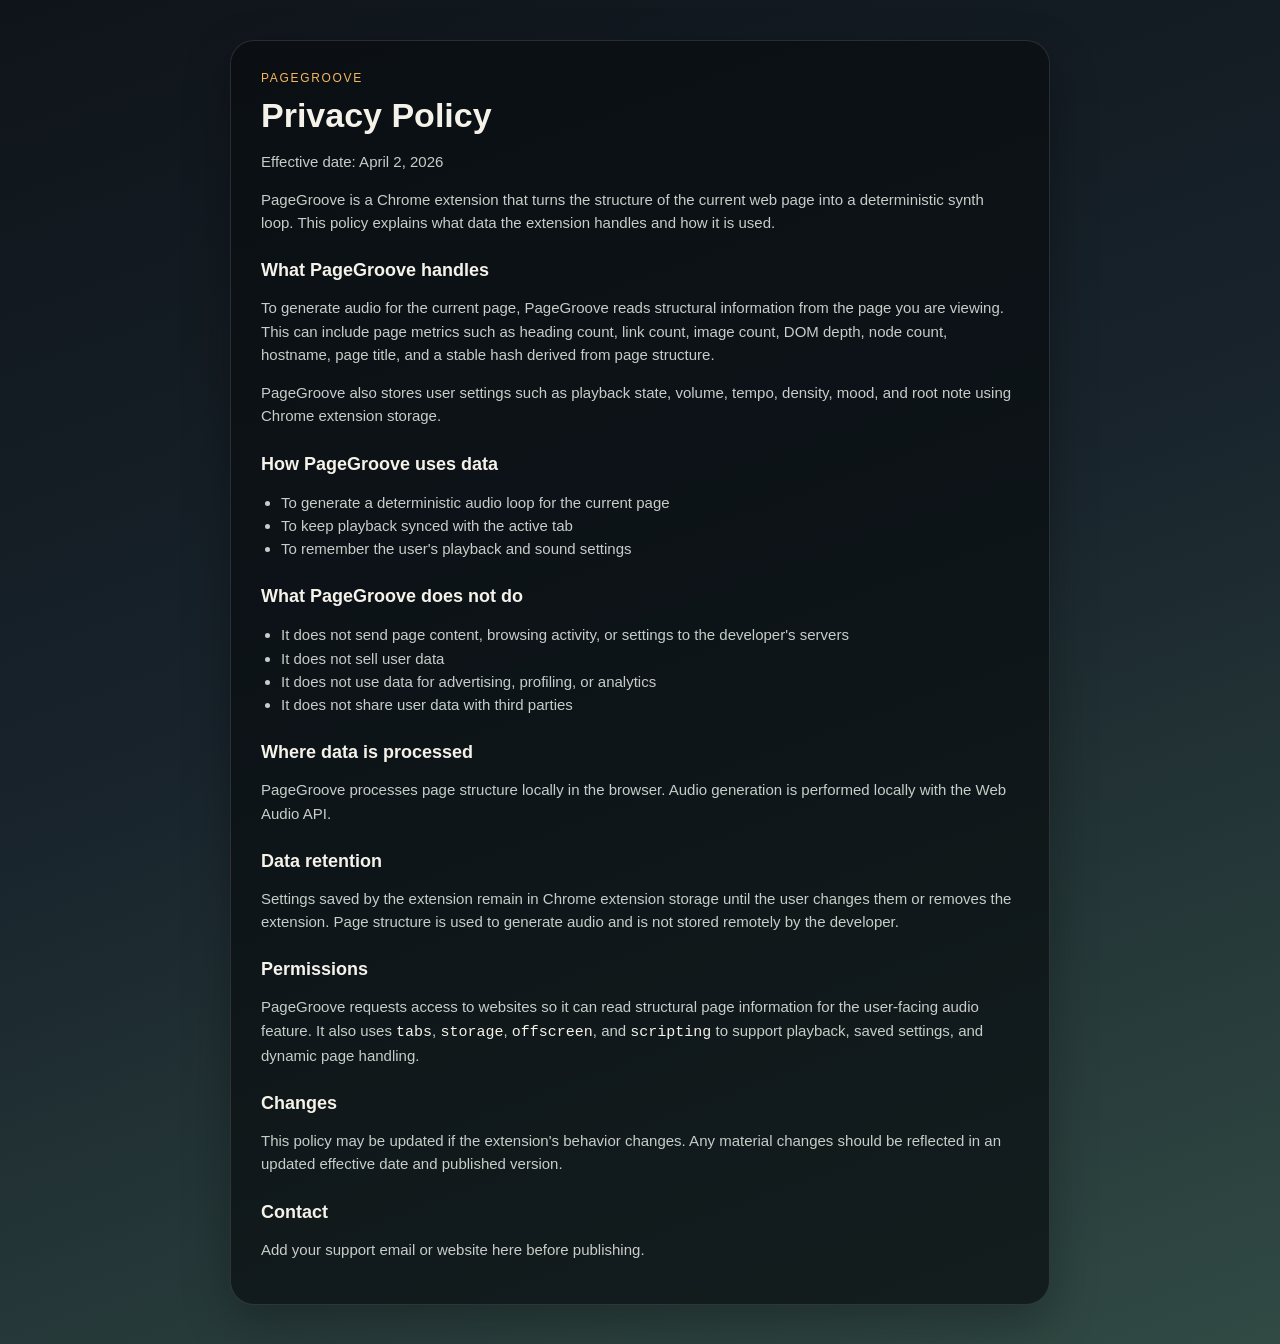
<file: docs/index.html>
<!doctype html>
<html lang="en">
  <head>
    <meta charset="utf-8" />
    <meta http-equiv="refresh" content="0; url=./privacy-policy.html" />
    <meta name="viewport" content="width=device-width, initial-scale=1" />
    <title>PageGroove Docs</title>
  </head>
  <body>
    <p>Redirecting to <a href="./privacy-policy.html">PageGroove Privacy Policy</a>.</p>
  </body>
  </html>
</file>
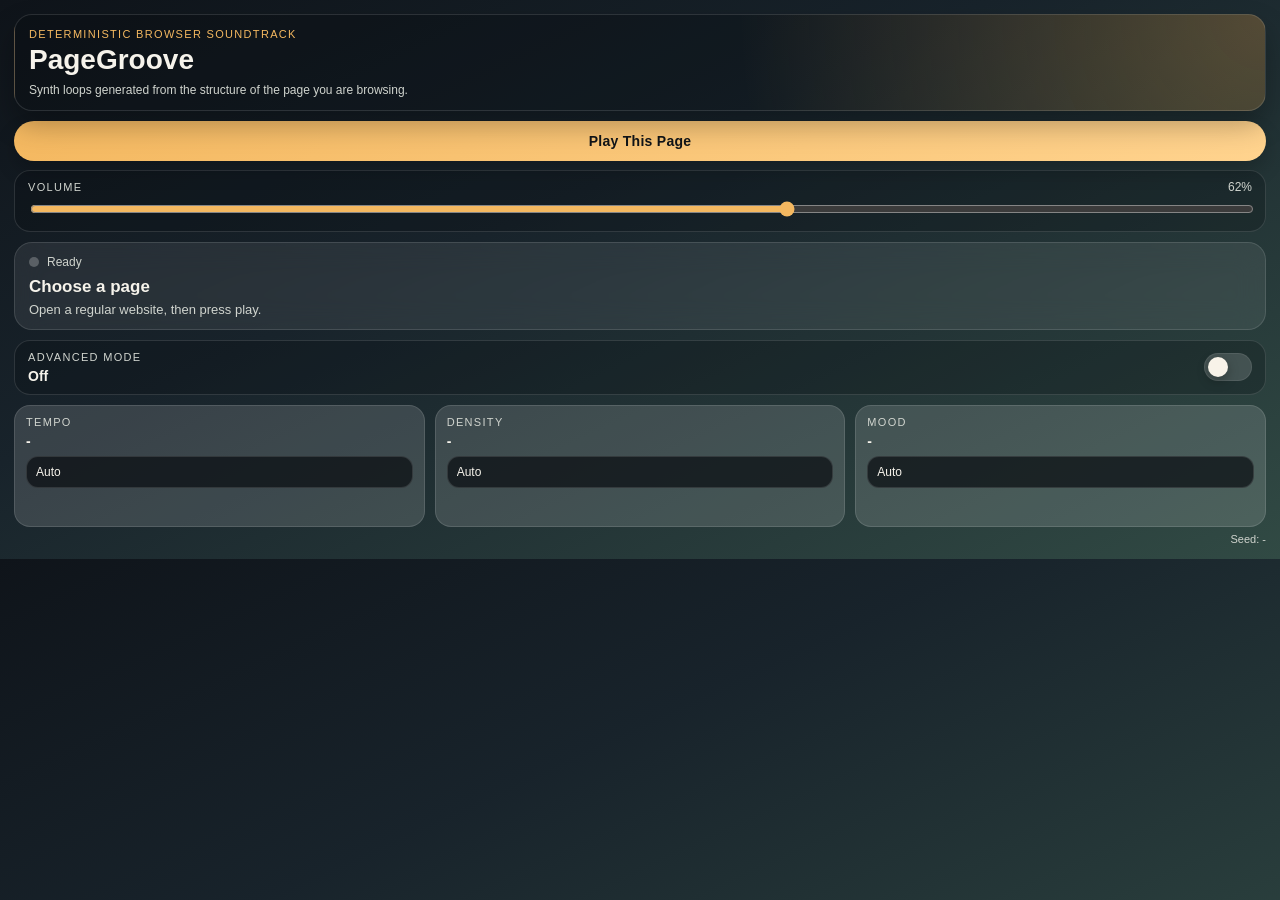
<file: popup.html>
<!doctype html>
<html lang="en">
  <head>
    <meta charset="utf-8" />
    <meta name="viewport" content="width=device-width, initial-scale=1" />
    <title>PageGroove</title>
    <link rel="stylesheet" href="popup.css" />
  </head>
  <body>
    <main class="panel">
      <section class="hero">
        <p class="eyebrow">Deterministic browser soundtrack</p>
        <h1>PageGroove</h1>
        <p class="tagline">Synth loops generated from the structure of the page you are browsing.</p>
      </section>

      <button id="toggleButton" class="toggle-button" type="button">Play This Page</button>

      <section class="volume-panel">
        <div class="volume-row">
          <span class="detail-label">Volume</span>
          <span id="volumeValue" class="volume-value">62%</span>
        </div>
        <input
          id="volumeSlider"
          class="volume-slider"
          type="range"
          min="0"
          max="100"
          step="1"
          value="62"
          aria-label="Volume"
        />
      </section>

      <section class="now-playing">
        <div class="status-row">
          <span id="statusDot" class="status-dot"></span>
          <span id="statusText" class="status-text">Ready</span>
        </div>
        <h2 id="trackTitle" class="track-title">Choose a page</h2>
        <p id="trackHost" class="track-host">Open a regular website, then press play.</p>
      </section>

      <section class="mode-panel">
        <div class="mode-copy">
          <span class="detail-label">Advanced Mode</span>
          <strong id="advancedModeValue" class="mode-value">Off</strong>
        </div>
        <label class="switch" for="advancedModeToggle">
          <input id="advancedModeToggle" class="switch-input" type="checkbox" aria-label="Advanced mode" />
          <span class="switch-track" aria-hidden="true"></span>
        </label>
      </section>

      <section id="detailGrid" class="detail-grid">
        <article class="detail-card">
          <span class="detail-label">Tempo</span>
          <strong id="tempoValue">-</strong>
          <select id="tempoSimpleSetting" class="control-select" aria-label="Tempo setting"></select>
          <select id="tempoSetting" class="control-select" aria-label="Exact tempo setting" hidden></select>
        </article>
        <article class="detail-card">
          <span class="detail-label">Density</span>
          <strong id="densityValue">-</strong>
          <select id="densitySetting" class="control-select" aria-label="Density setting"></select>
        </article>
        <article class="detail-card">
          <span class="detail-label">Mood</span>
          <strong id="moodValue">-</strong>
          <select id="moodSetting" class="control-select" aria-label="Mood setting"></select>
        </article>
        <article id="rootCard" class="detail-card" hidden>
          <span class="detail-label">Root Note</span>
          <strong id="rootValue">-</strong>
          <select id="keySetting" class="control-select" aria-label="Key setting"></select>
        </article>
      </section>

      <p id="theoryHint" class="advanced-note" hidden>Theory: -</p>

      <footer class="footer">
        <span id="seedValue">Seed: -</span>
      </footer>
    </main>

    <script type="module" src="popup.js"></script>
  </body>
  </html>
</file>
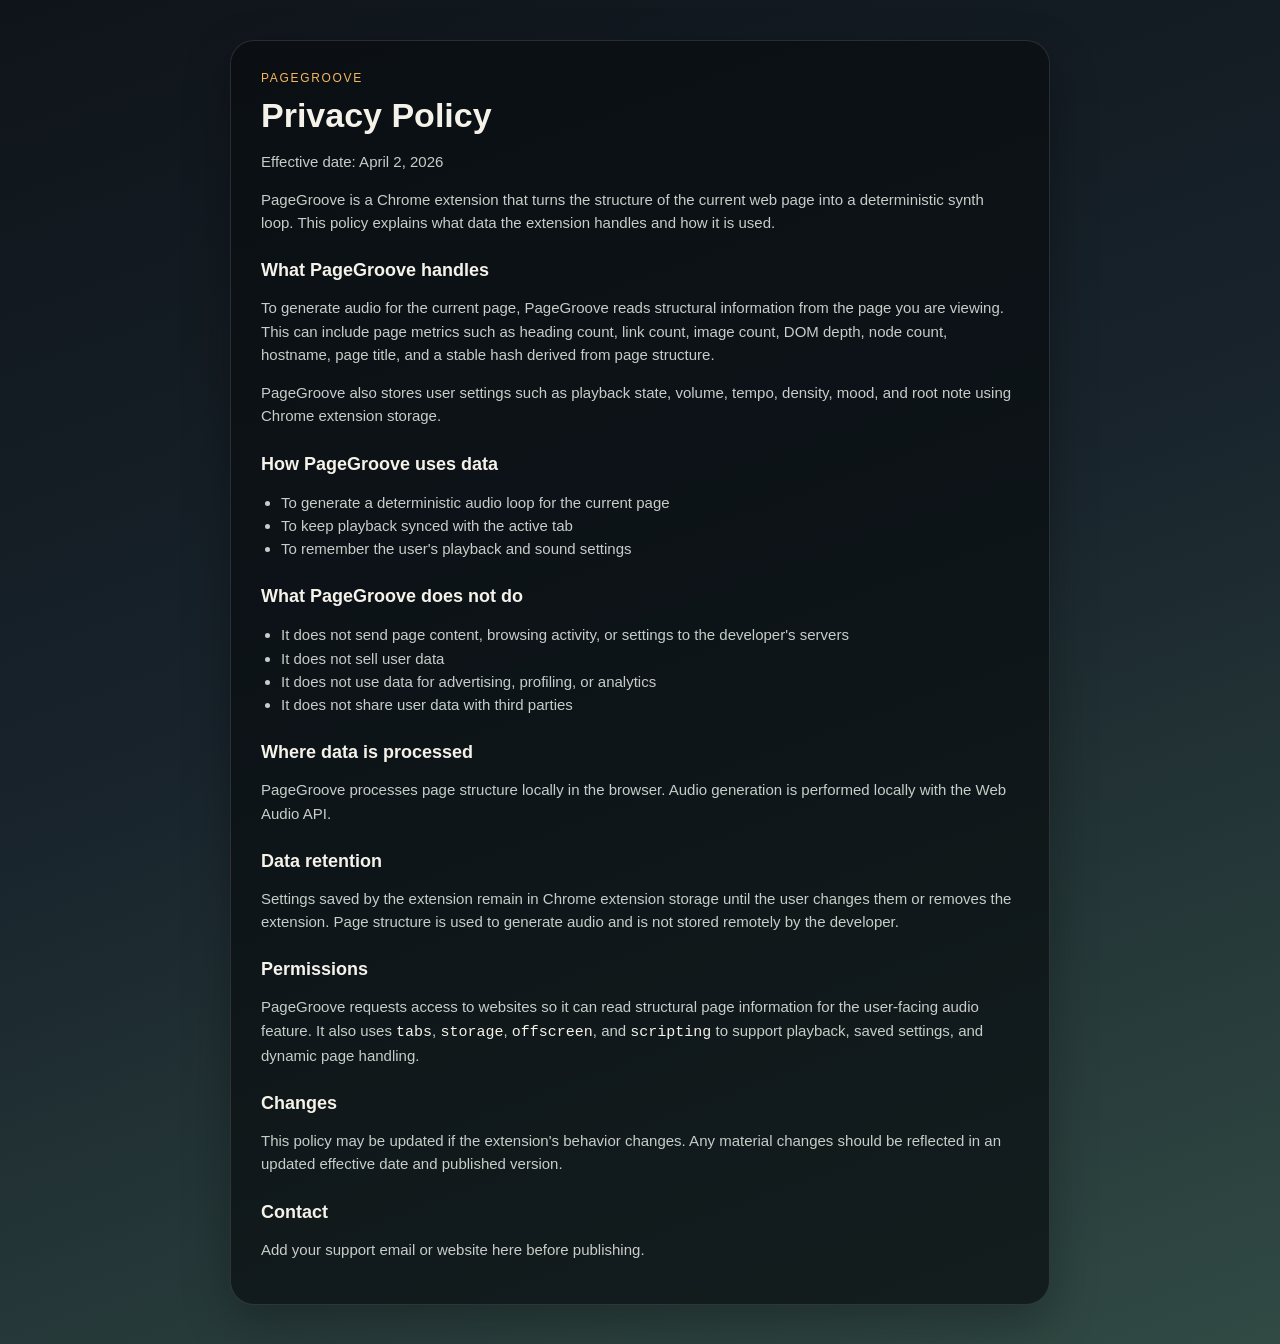
<file: docs/privacy-policy.html>
<!doctype html>
<html lang="en">
  <head>
    <meta charset="utf-8" />
    <meta name="viewport" content="width=device-width, initial-scale=1" />
    <title>PageGroove Privacy Policy</title>
    <style>
      :root {
        color-scheme: dark;
        --bg: #10161b;
        --panel: #18232b;
        --text: #f5f2ea;
        --muted: #c7cdc8;
        --accent: #f4b860;
        --border: rgba(255, 255, 255, 0.12);
      }

      * {
        box-sizing: border-box;
      }

      body {
        margin: 0;
        padding: 40px 20px;
        font-family: "Avenir Next", "Trebuchet MS", sans-serif;
        background: linear-gradient(160deg, #0f141a 0%, #18232b 45%, #314a44 100%);
        color: var(--text);
      }

      main {
        max-width: 820px;
        margin: 0 auto;
        padding: 28px 30px;
        border: 1px solid var(--border);
        border-radius: 24px;
        background: rgba(9, 13, 17, 0.7);
        box-shadow: 0 18px 48px rgba(0, 0, 0, 0.28);
      }

      h1, h2 {
        margin: 0 0 12px;
      }

      h1 {
        font-size: 34px;
      }

      h2 {
        margin-top: 26px;
        font-size: 18px;
      }

      p, li {
        color: var(--muted);
        line-height: 1.55;
        font-size: 15px;
      }

      ul {
        padding-left: 20px;
      }

      .eyebrow {
        margin: 0 0 8px;
        font-size: 12px;
        text-transform: uppercase;
        letter-spacing: 0.14em;
        color: var(--accent);
      }

      strong {
        color: var(--text);
      }

      code {
        font-family: ui-monospace, SFMono-Regular, Menlo, monospace;
        color: var(--text);
      }
    </style>
  </head>
  <body>
    <main>
      <p class="eyebrow">PageGroove</p>
      <h1>Privacy Policy</h1>
      <p>Effective date: April 2, 2026</p>
      <p>
        PageGroove is a Chrome extension that turns the structure of the current web page into a deterministic synth loop.
        This policy explains what data the extension handles and how it is used.
      </p>

      <h2>What PageGroove handles</h2>
      <p>
        To generate audio for the current page, PageGroove reads structural information from the page you are viewing. This can
        include page metrics such as heading count, link count, image count, DOM depth, node count, hostname, page title, and a
        stable hash derived from page structure.
      </p>
      <p>
        PageGroove also stores user settings such as playback state, volume, tempo, density, mood, and root note using Chrome
        extension storage.
      </p>

      <h2>How PageGroove uses data</h2>
      <ul>
        <li>To generate a deterministic audio loop for the current page</li>
        <li>To keep playback synced with the active tab</li>
        <li>To remember the user's playback and sound settings</li>
      </ul>

      <h2>What PageGroove does not do</h2>
      <ul>
        <li>It does not send page content, browsing activity, or settings to the developer's servers</li>
        <li>It does not sell user data</li>
        <li>It does not use data for advertising, profiling, or analytics</li>
        <li>It does not share user data with third parties</li>
      </ul>

      <h2>Where data is processed</h2>
      <p>
        PageGroove processes page structure locally in the browser. Audio generation is performed locally with the Web Audio API.
      </p>

      <h2>Data retention</h2>
      <p>
        Settings saved by the extension remain in Chrome extension storage until the user changes them or removes the extension.
        Page structure is used to generate audio and is not stored remotely by the developer.
      </p>

      <h2>Permissions</h2>
      <p>
        PageGroove requests access to websites so it can read structural page information for the user-facing audio feature. It
        also uses <code>tabs</code>, <code>storage</code>, <code>offscreen</code>, and <code>scripting</code> to support playback,
        saved settings, and dynamic page handling.
      </p>

      <h2>Changes</h2>
      <p>
        This policy may be updated if the extension's behavior changes. Any material changes should be reflected in an updated
        effective date and published version.
      </p>

      <h2>Contact</h2>
      <p>
        Add your support email or website here before publishing.
      </p>
    </main>
  </body>
  </html>
</file>
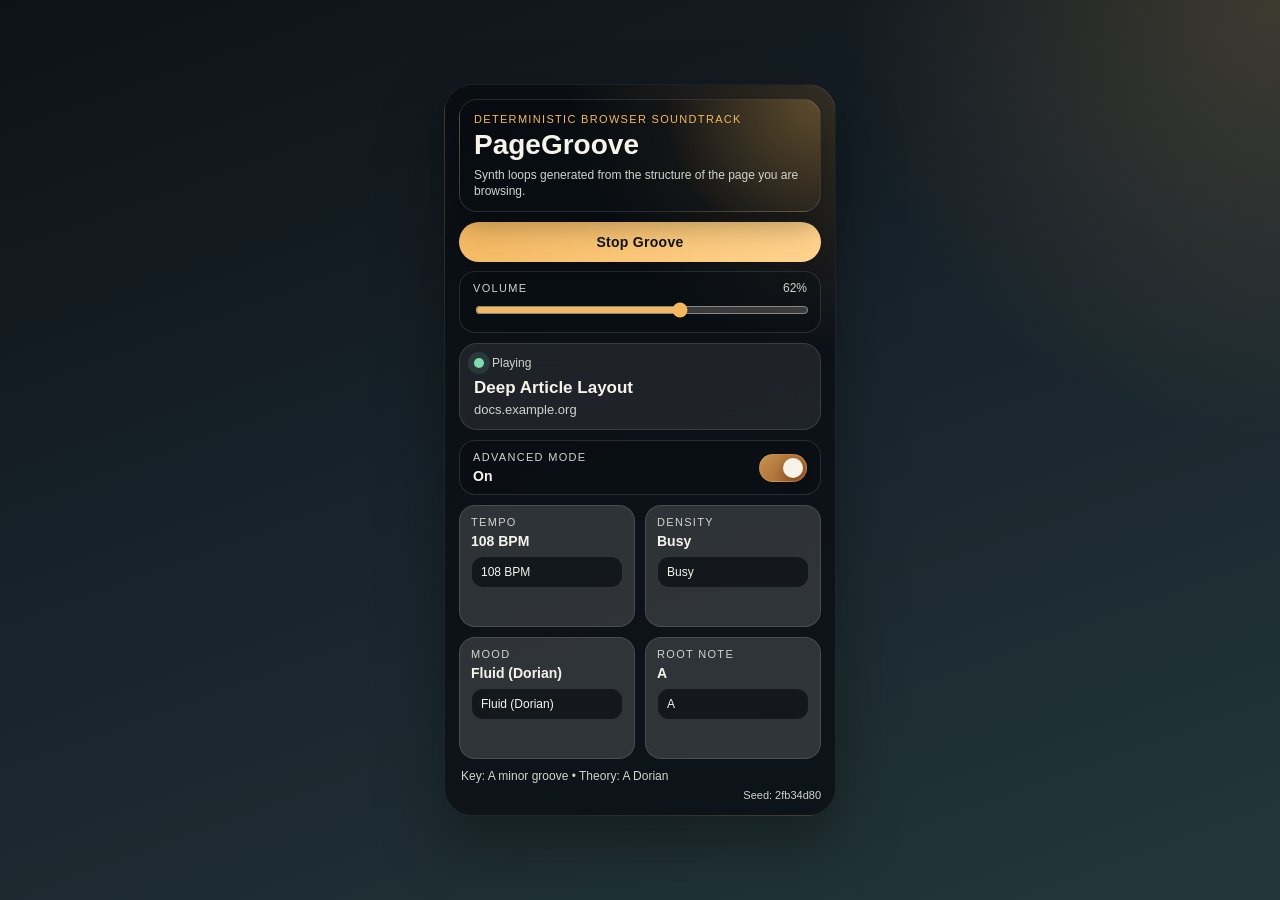
<file: store/preview-advanced.html>
<!doctype html>
<html lang="en">
  <head>
    <meta charset="utf-8" />
    <meta name="viewport" content="width=device-width, initial-scale=1" />
    <title>PageGroove Advanced Preview</title>
    <link rel="stylesheet" href="../popup.css" />
    <style>
      body {
        min-width: 0;
        min-height: 100vh;
        display: grid;
        place-items: center;
        padding: 40px;
        background:
          radial-gradient(circle at top right, rgba(244, 184, 96, 0.18), transparent 28%),
          linear-gradient(160deg, #0d1217 0%, #18232b 48%, #23373a 100%);
      }

      .panel {
        width: 392px;
        border: 1px solid rgba(255, 255, 255, 0.08);
        border-radius: 28px;
        background:
          radial-gradient(circle at top right, rgba(244, 184, 96, 0.18), transparent 32%),
          rgba(10, 14, 19, 0.78);
        box-shadow: 0 26px 64px rgba(0, 0, 0, 0.34);
      }
    </style>
  </head>
  <body>
    <main class="panel">
      <section class="hero">
        <p class="eyebrow">Deterministic browser soundtrack</p>
        <h1>PageGroove</h1>
        <p class="tagline">Synth loops generated from the structure of the page you are browsing.</p>
      </section>

      <button class="toggle-button" type="button">Stop Groove</button>

      <section class="volume-panel">
        <div class="volume-row">
          <span class="detail-label">Volume</span>
          <span class="volume-value">62%</span>
        </div>
        <input class="volume-slider" type="range" min="0" max="100" step="1" value="62" />
      </section>

      <section class="now-playing">
        <div class="status-row">
          <span class="status-dot playing"></span>
          <span class="status-text">Playing</span>
        </div>
        <h2 class="track-title">Deep Article Layout</h2>
        <p class="track-host">docs.example.org</p>
      </section>

      <section class="mode-panel">
        <div class="mode-copy">
          <span class="detail-label">Advanced Mode</span>
          <strong class="mode-value">On</strong>
        </div>
        <label class="switch">
          <input class="switch-input" type="checkbox" checked />
          <span class="switch-track" aria-hidden="true"></span>
        </label>
      </section>

      <section class="detail-grid advanced-mode">
        <article class="detail-card">
          <span class="detail-label">Tempo</span>
          <strong>108 BPM</strong>
          <select class="control-select">
            <option>Auto</option>
            <option>84 BPM</option>
            <option>96 BPM</option>
            <option selected>108 BPM</option>
            <option>120 BPM</option>
          </select>
        </article>
        <article class="detail-card">
          <span class="detail-label">Density</span>
          <strong>Busy</strong>
          <select class="control-select">
            <option>Auto</option>
            <option>Sparse</option>
            <option>Steady</option>
            <option selected>Busy</option>
            <option>Dense</option>
          </select>
        </article>
        <article class="detail-card">
          <span class="detail-label">Mood</span>
          <strong>Fluid (Dorian)</strong>
          <select class="control-select">
            <option>Auto</option>
            <option>Smoky (Minor Pentatonic)</option>
            <option selected>Fluid (Dorian)</option>
            <option>Moody (Aeolian)</option>
            <option>Bright (Mixolydian)</option>
          </select>
        </article>
        <article class="detail-card">
          <span class="detail-label">Root Note</span>
          <strong>A</strong>
          <select class="control-select">
            <option>Auto</option>
            <option>C</option>
            <option>D</option>
            <option selected>A</option>
          </select>
        </article>
      </section>

      <p class="advanced-note">Key: A minor groove • Theory: A Dorian</p>

      <footer class="footer">
        <span>Seed: 2fb34d80</span>
      </footer>
    </main>
  </body>
  </html>
</file>
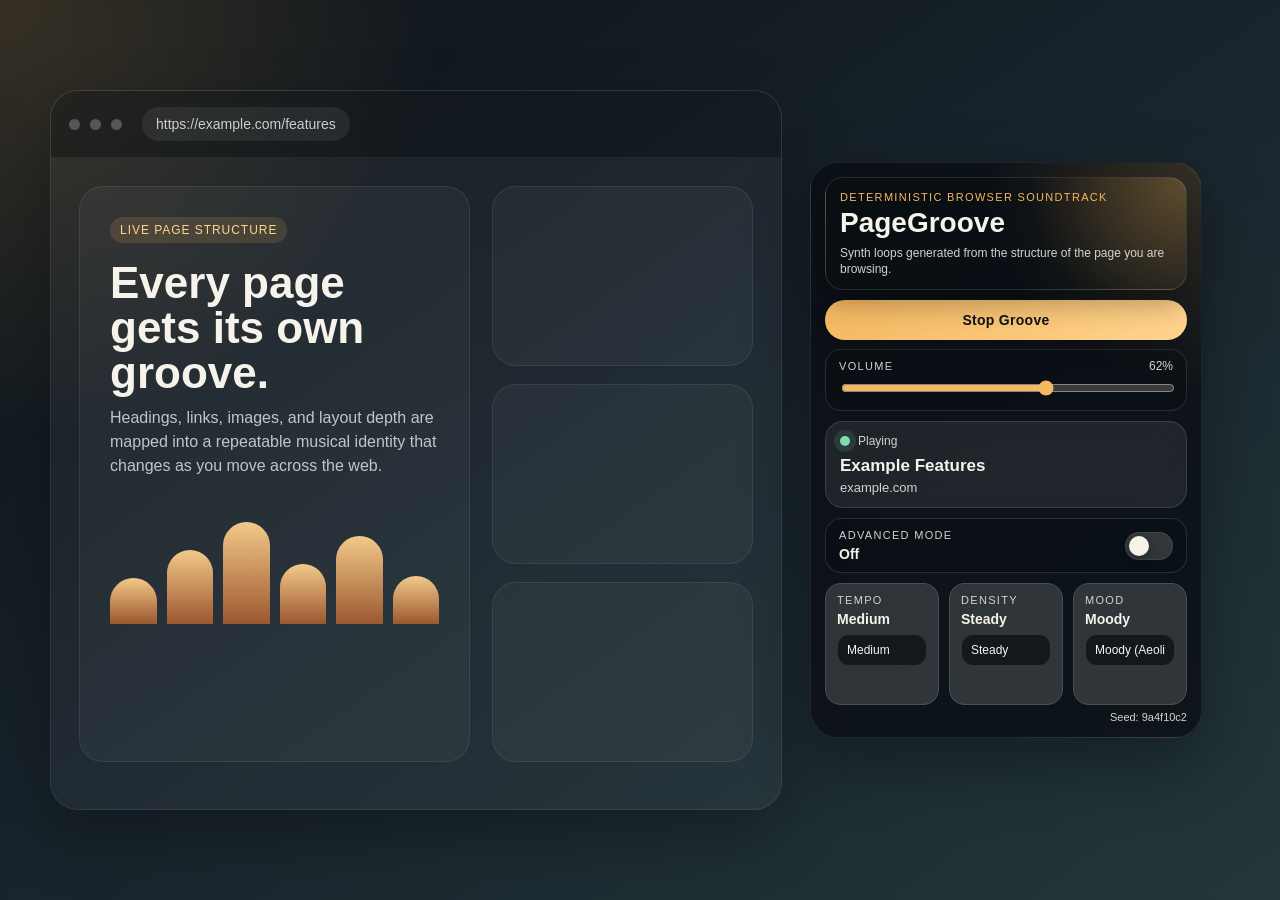
<file: store/preview-basic.html>
<!doctype html>
<html lang="en">
  <head>
    <meta charset="utf-8" />
    <meta name="viewport" content="width=device-width, initial-scale=1" />
    <title>PageGroove Store Preview</title>
    <link rel="stylesheet" href="../popup.css" />
    <style>
      body {
        min-width: 0;
        min-height: 100vh;
        display: grid;
        place-items: center;
        padding: 40px;
        background:
          radial-gradient(circle at top left, rgba(244, 184, 96, 0.18), transparent 28%),
          linear-gradient(145deg, #0d1217 0%, #18232b 48%, #23373a 100%);
      }

      .stage {
        display: grid;
        grid-template-columns: 1.25fr 420px;
        gap: 28px;
        align-items: center;
        width: min(1180px, 100%);
      }

      .browser {
        min-height: 720px;
        border: 1px solid rgba(255, 255, 255, 0.08);
        border-radius: 28px;
        overflow: hidden;
        background: rgba(255, 255, 255, 0.04);
        box-shadow: 0 26px 64px rgba(0, 0, 0, 0.28);
      }

      .browser-bar {
        display: flex;
        align-items: center;
        gap: 10px;
        padding: 16px 18px;
        border-bottom: 1px solid rgba(255, 255, 255, 0.06);
        background: rgba(5, 8, 11, 0.38);
      }

      .dot {
        width: 11px;
        height: 11px;
        border-radius: 50%;
        background: rgba(255, 255, 255, 0.24);
      }

      .url {
        margin-left: 10px;
        padding: 9px 14px;
        border-radius: 999px;
        background: rgba(255, 255, 255, 0.07);
        color: rgba(255, 255, 255, 0.76);
        font-size: 14px;
      }

      .browser-page {
        display: grid;
        grid-template-columns: 1.2fr 0.8fr;
        gap: 22px;
        padding: 28px;
      }

      .page-card,
      .page-column > div {
        border: 1px solid rgba(255, 255, 255, 0.08);
        border-radius: 24px;
        background: rgba(255, 255, 255, 0.04);
      }

      .page-card {
        padding: 30px;
        min-height: 420px;
      }

      .page-kicker {
        display: inline-block;
        padding: 6px 10px;
        border-radius: 999px;
        background: rgba(244, 184, 96, 0.14);
        color: #ffd38e;
        font-size: 12px;
        letter-spacing: 0.08em;
        text-transform: uppercase;
      }

      .page-card h2 {
        margin: 18px 0 10px;
        font-size: 44px;
        line-height: 1.02;
      }

      .page-card p {
        margin: 0;
        max-width: 42ch;
        color: rgba(255, 255, 255, 0.72);
        line-height: 1.5;
        font-size: 16px;
      }

      .page-wave {
        margin-top: 26px;
        display: flex;
        gap: 10px;
        align-items: end;
        height: 120px;
      }

      .page-wave span {
        flex: 1;
        border-radius: 999px 999px 14px 14px;
        background: linear-gradient(180deg, rgba(255, 211, 142, 0.94) 0%, rgba(185, 96, 45, 0.8) 100%);
      }

      .page-wave span:nth-child(1) { height: 46px; }
      .page-wave span:nth-child(2) { height: 74px; }
      .page-wave span:nth-child(3) { height: 102px; }
      .page-wave span:nth-child(4) { height: 60px; }
      .page-wave span:nth-child(5) { height: 88px; }
      .page-wave span:nth-child(6) { height: 48px; }

      .page-column {
        display: grid;
        gap: 18px;
      }

      .page-column > div {
        min-height: 180px;
      }

      .panel {
        width: 392px;
        border: 1px solid rgba(255, 255, 255, 0.08);
        border-radius: 28px;
        background:
          radial-gradient(circle at top right, rgba(244, 184, 96, 0.18), transparent 32%),
          rgba(10, 14, 19, 0.78);
        box-shadow: 0 26px 64px rgba(0, 0, 0, 0.34);
      }
    </style>
  </head>
  <body>
    <div class="stage">
      <section class="browser" aria-hidden="true">
        <div class="browser-bar">
          <span class="dot"></span>
          <span class="dot"></span>
          <span class="dot"></span>
          <span class="url">https://example.com/features</span>
        </div>
        <div class="browser-page">
          <article class="page-card">
            <span class="page-kicker">Live page structure</span>
            <h2>Every page gets its own groove.</h2>
            <p>
              Headings, links, images, and layout depth are mapped into a repeatable musical identity that changes as you move
              across the web.
            </p>
            <div class="page-wave">
              <span></span>
              <span></span>
              <span></span>
              <span></span>
              <span></span>
              <span></span>
            </div>
          </article>
          <div class="page-column">
            <div></div>
            <div></div>
            <div></div>
          </div>
        </div>
      </section>

      <main class="panel">
        <section class="hero">
          <p class="eyebrow">Deterministic browser soundtrack</p>
          <h1>PageGroove</h1>
          <p class="tagline">Synth loops generated from the structure of the page you are browsing.</p>
        </section>

        <button class="toggle-button" type="button">Stop Groove</button>

        <section class="volume-panel">
          <div class="volume-row">
            <span class="detail-label">Volume</span>
            <span class="volume-value">62%</span>
          </div>
          <input class="volume-slider" type="range" min="0" max="100" step="1" value="62" />
        </section>

        <section class="now-playing">
          <div class="status-row">
            <span class="status-dot playing"></span>
            <span class="status-text">Playing</span>
          </div>
          <h2 class="track-title">Example Features</h2>
          <p class="track-host">example.com</p>
        </section>

        <section class="mode-panel">
          <div class="mode-copy">
            <span class="detail-label">Advanced Mode</span>
            <strong class="mode-value">Off</strong>
          </div>
          <label class="switch">
            <input class="switch-input" type="checkbox" />
            <span class="switch-track" aria-hidden="true"></span>
          </label>
        </section>

        <section class="detail-grid">
          <article class="detail-card">
            <span class="detail-label">Tempo</span>
            <strong>Medium</strong>
            <select class="control-select">
              <option>Auto</option>
              <option>Slow</option>
              <option selected>Medium</option>
              <option>Fast</option>
            </select>
          </article>
          <article class="detail-card">
            <span class="detail-label">Density</span>
            <strong>Steady</strong>
            <select class="control-select">
              <option>Auto</option>
              <option>Sparse</option>
              <option selected>Steady</option>
              <option>Busy</option>
              <option>Dense</option>
            </select>
          </article>
          <article class="detail-card">
            <span class="detail-label">Mood</span>
            <strong>Moody</strong>
            <select class="control-select">
              <option>Auto</option>
              <option>Smoky (Minor Pentatonic)</option>
              <option>Fluid (Dorian)</option>
              <option selected>Moody (Aeolian)</option>
              <option>Bright (Mixolydian)</option>
            </select>
          </article>
        </section>

        <footer class="footer">
          <span>Seed: 9a4f10c2</span>
        </footer>
      </main>
    </div>
  </body>
  </html>
</file>
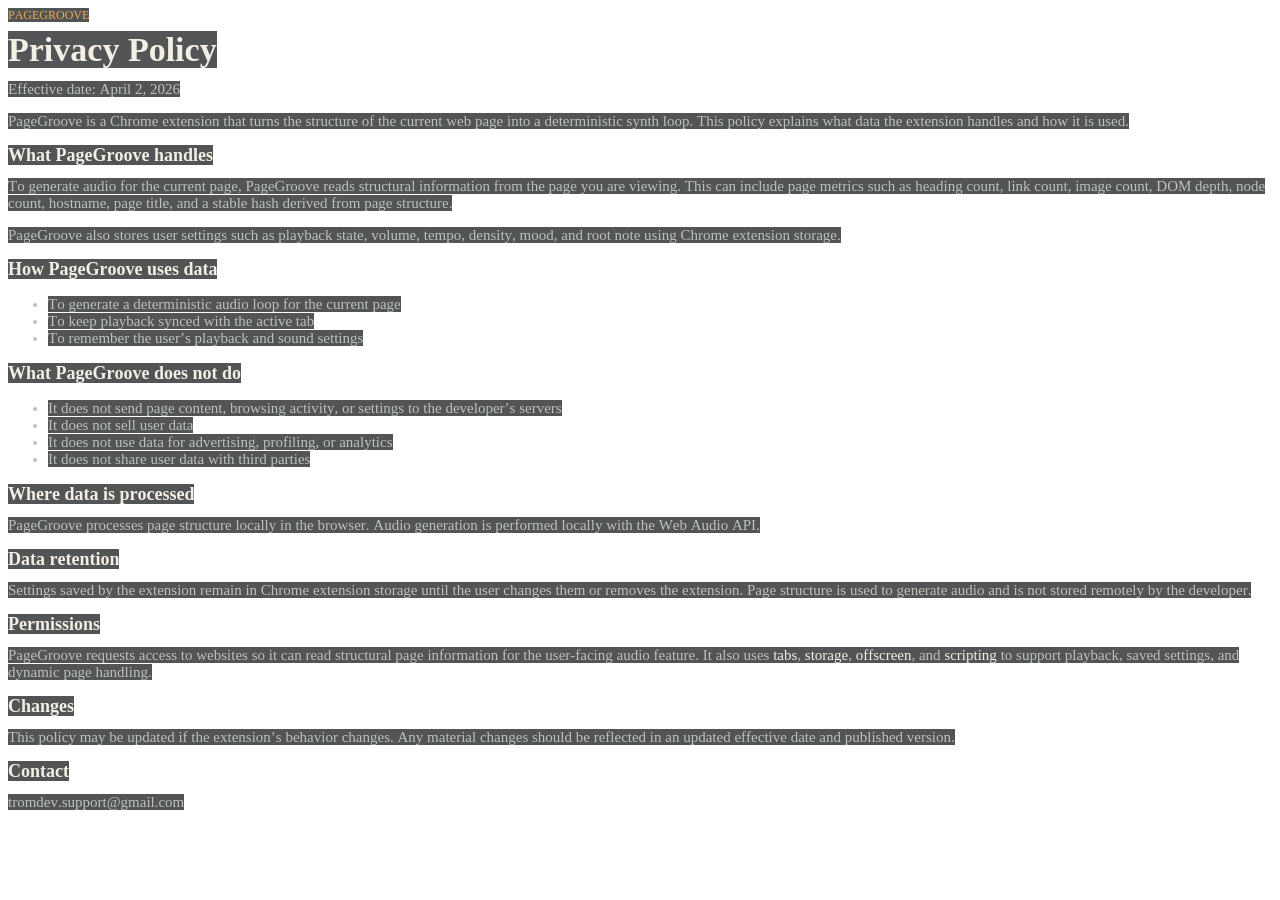
<file: store/privacy-policy.html>
<!DOCTYPE html PUBLIC "-//W3C//DTD HTML 4.01//EN" "http://www.w3.org/TR/html4/strict.dtd">
<html>
<head>
  <meta http-equiv="Content-Type" content="text/html; charset=utf-8">
  <meta http-equiv="Content-Style-Type" content="text/css">
  <title></title>
  <meta name="Generator" content="Cocoa HTML Writer">
  <meta name="CocoaVersion" content="2575.7">
  <style type="text/css">
    p.p1 {margin: 0.0px 0.0px 8.0px 0.0px; font: 12.0px 'Avenir Next'; color: #f0aa4e; -webkit-text-stroke: #f0aa4e}
    p.p3 {margin: 0.0px 0.0px 15.0px 0.0px; font: 15.0px 'Avenir Next'; color: #bbc2bc; -webkit-text-stroke: #bbc2bc}
    li.li5 {margin: 0.0px 0.0px 0.0px 0.0px; font: 15.0px 'Avenir Next'; color: #bbc2bc; -webkit-text-stroke: #bbc2bc}
    span.s1 {font-kerning: none; background-color: rgba(10, 12, 14, 0.7)}
    span.s2 {background-color: rgba(10, 12, 14, 0.7); -webkit-text-stroke: 0px #000000}
    span.s3 {font: 15.0px '.AppleSystemUIFontMonospaced'; font-kerning: none; color: #f2efe5; background-color: rgba(10, 12, 14, 0.7); -webkit-text-stroke: 0px #f2efe5}
    ul.ul1 {list-style-type: disc}
  </style>
</head>
<body>
<p class="p1"><span class="s1">PAGEGROOVE</span></p>
<h1 style="margin: 0.0px 0.0px 12.0px 0.0px; font: 34.0px 'Avenir Next'; color: #f2efe5; -webkit-text-stroke: #f2efe5"><span class="s1"><b>Privacy Policy</b><b></b></span></h1>
<p class="p3"><span class="s1">Effective date: April 2, 2026</span></p>
<p class="p3"><span class="s1">PageGroove is a Chrome extension that turns the structure of the current web page into a deterministic synth loop. This policy explains what data the extension handles and how it is used.</span></p>
<h2 style="margin: 0.0px 0.0px 12.0px 0.0px; font: 18.0px 'Avenir Next'; color: #f2efe5; -webkit-text-stroke: #f2efe5"><span class="s1"><b>What PageGroove handles</b><b></b></span></h2>
<p class="p3"><span class="s1">To generate audio for the current page, PageGroove reads structural information from the page you are viewing. This can include page metrics such as heading count, link count, image count, DOM depth, node count, hostname, page title, and a stable hash derived from page structure.</span></p>
<p class="p3"><span class="s1">PageGroove also stores user settings such as playback state, volume, tempo, density, mood, and root note using Chrome extension storage.</span></p>
<h2 style="margin: 0.0px 0.0px 12.0px 0.0px; font: 18.0px 'Avenir Next'; color: #f2efe5; -webkit-text-stroke: #f2efe5"><span class="s1"><b>How PageGroove uses data</b><b></b></span></h2>
<ul class="ul1">
  <li class="li5"><span class="s2"></span><span class="s1">To generate a deterministic audio loop for the current page</span></li>
  <li class="li5"><span class="s2"></span><span class="s1">To keep playback synced with the active tab</span></li>
  <li class="li5"><span class="s2"></span><span class="s1">To remember the user’s playback and sound settings</span></li>
</ul>
<h2 style="margin: 0.0px 0.0px 12.0px 0.0px; font: 18.0px 'Avenir Next'; color: #f2efe5; -webkit-text-stroke: #f2efe5"><span class="s1"><b>What PageGroove does not do</b><b></b></span></h2>
<ul class="ul1">
  <li class="li5"><span class="s2"></span><span class="s1">It does not send page content, browsing activity, or settings to the developer’s servers</span></li>
  <li class="li5"><span class="s2"></span><span class="s1">It does not sell user data</span></li>
  <li class="li5"><span class="s2"></span><span class="s1">It does not use data for advertising, profiling, or analytics</span></li>
  <li class="li5"><span class="s2"></span><span class="s1">It does not share user data with third parties</span></li>
</ul>
<h2 style="margin: 0.0px 0.0px 12.0px 0.0px; font: 18.0px 'Avenir Next'; color: #f2efe5; -webkit-text-stroke: #f2efe5"><span class="s1"><b>Where data is processed</b><b></b></span></h2>
<p class="p3"><span class="s1">PageGroove processes page structure locally in the browser. Audio generation is performed locally with the Web Audio API.</span></p>
<h2 style="margin: 0.0px 0.0px 12.0px 0.0px; font: 18.0px 'Avenir Next'; color: #f2efe5; -webkit-text-stroke: #f2efe5"><span class="s1"><b>Data retention</b><b></b></span></h2>
<p class="p3"><span class="s1">Settings saved by the extension remain in Chrome extension storage until the user changes them or removes the extension. Page structure is used to generate audio and is not stored remotely by the developer.</span></p>
<h2 style="margin: 0.0px 0.0px 12.0px 0.0px; font: 18.0px 'Avenir Next'; color: #f2efe5; -webkit-text-stroke: #f2efe5"><span class="s1"><b>Permissions</b><b></b></span></h2>
<p class="p3"><span class="s1">PageGroove requests access to websites so it can read structural page information for the user-facing audio feature. It also uses </span><span class="s3">tabs</span><span class="s1">, </span><span class="s3">storage</span><span class="s1">, </span><span class="s3">offscreen</span><span class="s1">, and </span><span class="s3">scripting</span><span class="s1"> to support playback, saved settings, and dynamic page handling.</span></p>
<h2 style="margin: 0.0px 0.0px 12.0px 0.0px; font: 18.0px 'Avenir Next'; color: #f2efe5; -webkit-text-stroke: #f2efe5"><span class="s1"><b>Changes</b><b></b></span></h2>
<p class="p3"><span class="s1">This policy may be updated if the extension’s behavior changes. Any material changes should be reflected in an updated effective date and published version.</span></p>
<h2 style="margin: 0.0px 0.0px 12.0px 0.0px; font: 18.0px 'Avenir Next'; color: #f2efe5; -webkit-text-stroke: #f2efe5"><span class="s1"><b>Contact</b><b></b></span></h2>
<p class="p3"><span class="s1">tromdev.support@gmail.com</span></p>
</body>
</html>
</file>
<file: popup.css>
:root {
  color-scheme: dark;
  --background: linear-gradient(155deg, #0f141a 0%, #18232b 40%, #314a44 100%);
  --surface: rgba(255, 255, 255, 0.08);
  --surface-strong: rgba(255, 255, 255, 0.14);
  --surface-border: rgba(255, 255, 255, 0.12);
  --text-main: #f6f3eb;
  --text-muted: #d0d4ce;
  --accent: #f4b860;
  --accent-deep: #b9602d;
  --success: #7fddb0;
  --shadow: rgba(0, 0, 0, 0.28);
}

* {
  box-sizing: border-box;
}

body {
  margin: 0;
  min-width: 368px;
  font-family: "Avenir Next", "Trebuchet MS", sans-serif;
  background: var(--background);
  color: var(--text-main);
}

.panel {
  padding: 14px;
}

.hero {
  position: relative;
  overflow: hidden;
  padding: 13px 14px 12px;
  border: 1px solid var(--surface-border);
  border-radius: 18px;
  background:
    radial-gradient(circle at top right, rgba(244, 184, 96, 0.28), transparent 42%),
    rgba(7, 10, 14, 0.28);
  box-shadow: 0 14px 28px var(--shadow);
}

.eyebrow {
  margin: 0 0 6px;
  font-size: 11px;
  text-transform: uppercase;
  letter-spacing: 0.12em;
  color: var(--accent);
}

.hero h1 {
  margin: 0;
  font-size: 28px;
  line-height: 1;
}

.tagline {
  margin: 8px 0 0;
  font-size: 12px;
  line-height: 1.35;
  color: var(--text-muted);
}

.toggle-button {
  width: 100%;
  margin-top: 10px;
  padding: 12px 16px;
  border: 0;
  border-radius: 999px;
  font: inherit;
  font-size: 14px;
  font-weight: 700;
  letter-spacing: 0.02em;
  color: #101418;
  background: linear-gradient(135deg, var(--accent) 0%, #ffd38e 100%);
  box-shadow: 0 10px 20px rgba(0, 0, 0, 0.2);
  cursor: pointer;
  transition:
    transform 140ms ease,
    box-shadow 140ms ease,
    opacity 140ms ease;
}

.toggle-button:hover {
  transform: translateY(-1px);
  box-shadow: 0 14px 24px rgba(0, 0, 0, 0.24);
}

.toggle-button:active {
  transform: translateY(0);
}

.toggle-button:disabled {
  cursor: not-allowed;
  opacity: 0.55;
}

.volume-panel {
  margin-top: 9px;
  padding: 9px 13px 10px;
  border: 1px solid var(--surface-border);
  border-radius: 16px;
  background: rgba(7, 10, 14, 0.24);
}

.volume-row {
  display: flex;
  align-items: center;
  justify-content: space-between;
  gap: 8px;
}

.volume-value {
  font-size: 12px;
  color: var(--text-muted);
}

.volume-slider {
  width: 100%;
  margin-top: 7px;
  accent-color: var(--accent);
}

.now-playing {
  margin-top: 10px;
  padding: 12px 14px;
  border: 1px solid var(--surface-border);
  border-radius: 18px;
  background: var(--surface);
  backdrop-filter: blur(14px);
}

.status-row {
  display: flex;
  align-items: center;
  gap: 8px;
}

.status-dot {
  width: 10px;
  height: 10px;
  border-radius: 50%;
  background: rgba(255, 255, 255, 0.24);
  box-shadow: 0 0 0 0 rgba(127, 221, 176, 0.5);
}

.status-dot.playing {
  background: var(--success);
  box-shadow: 0 0 0 6px rgba(127, 221, 176, 0.12);
}

.status-text {
  font-size: 12px;
  color: var(--text-muted);
}

.track-title {
  margin: 8px 0 4px;
  font-size: 17px;
  line-height: 1.2;
}

.track-host {
  margin: 0;
  font-size: 13px;
  color: var(--text-muted);
}

.mode-panel {
  display: flex;
  align-items: center;
  justify-content: space-between;
  gap: 12px;
  margin-top: 10px;
  padding: 10px 13px;
  border: 1px solid var(--surface-border);
  border-radius: 16px;
  background: rgba(7, 10, 14, 0.24);
}

.mode-copy {
  min-width: 0;
}

.mode-value {
  display: block;
  margin-top: 5px;
  font-size: 14px;
}

.switch {
  position: relative;
  display: inline-flex;
  align-items: center;
  cursor: pointer;
}

.switch-input {
  position: absolute;
  opacity: 0;
  pointer-events: none;
}

.switch-track {
  position: relative;
  width: 48px;
  height: 28px;
  border-radius: 999px;
  background: rgba(255, 255, 255, 0.16);
  border: 1px solid rgba(255, 255, 255, 0.08);
  transition:
    background 140ms ease,
    border-color 140ms ease;
}

.switch-track::after {
  content: "";
  position: absolute;
  top: 3px;
  left: 3px;
  width: 20px;
  height: 20px;
  border-radius: 50%;
  background: #f8f3e9;
  box-shadow: 0 4px 12px rgba(0, 0, 0, 0.28);
  transition: transform 140ms ease;
}

.switch-input:checked + .switch-track {
  background: linear-gradient(135deg, rgba(244, 184, 96, 0.78) 0%, rgba(185, 96, 45, 0.9) 100%);
  border-color: rgba(244, 184, 96, 0.34);
}

.switch-input:checked + .switch-track::after {
  transform: translateX(20px);
}

.switch-input:focus-visible + .switch-track {
  outline: 2px solid rgba(244, 184, 96, 0.45);
  outline-offset: 2px;
}

.detail-grid {
  display: grid;
  grid-template-columns: repeat(3, minmax(0, 1fr));
  gap: 10px;
  margin-top: 10px;
}

.detail-grid.advanced-mode {
  grid-template-columns: repeat(2, minmax(0, 1fr));
}

.detail-card {
  min-height: 122px;
  padding: 10px 11px;
  border: 1px solid var(--surface-border);
  border-radius: 16px;
  background: var(--surface-strong);
}

.detail-label {
  display: block;
  font-size: 11px;
  text-transform: uppercase;
  letter-spacing: 0.12em;
  color: var(--text-muted);
}

.detail-card strong {
  display: block;
  margin-top: 5px;
  font-size: 14px;
}

.control-select {
  width: 100%;
  margin-top: 7px;
  padding: 8px 9px;
  border: 1px solid var(--surface-border);
  border-radius: 12px;
  font: inherit;
  font-size: 12px;
  color: var(--text-main);
  background: rgba(10, 14, 19, 0.72);
  appearance: none;
}

.control-select:focus {
  outline: 2px solid rgba(244, 184, 96, 0.45);
  outline-offset: 2px;
}

.advanced-note {
  margin: 10px 0 0;
  padding: 0 2px;
  font-size: 12px;
  color: var(--text-muted);
}

.footer {
  margin-top: 6px;
  text-align: right;
  font-size: 11px;
  color: var(--text-muted);
}
</file>
